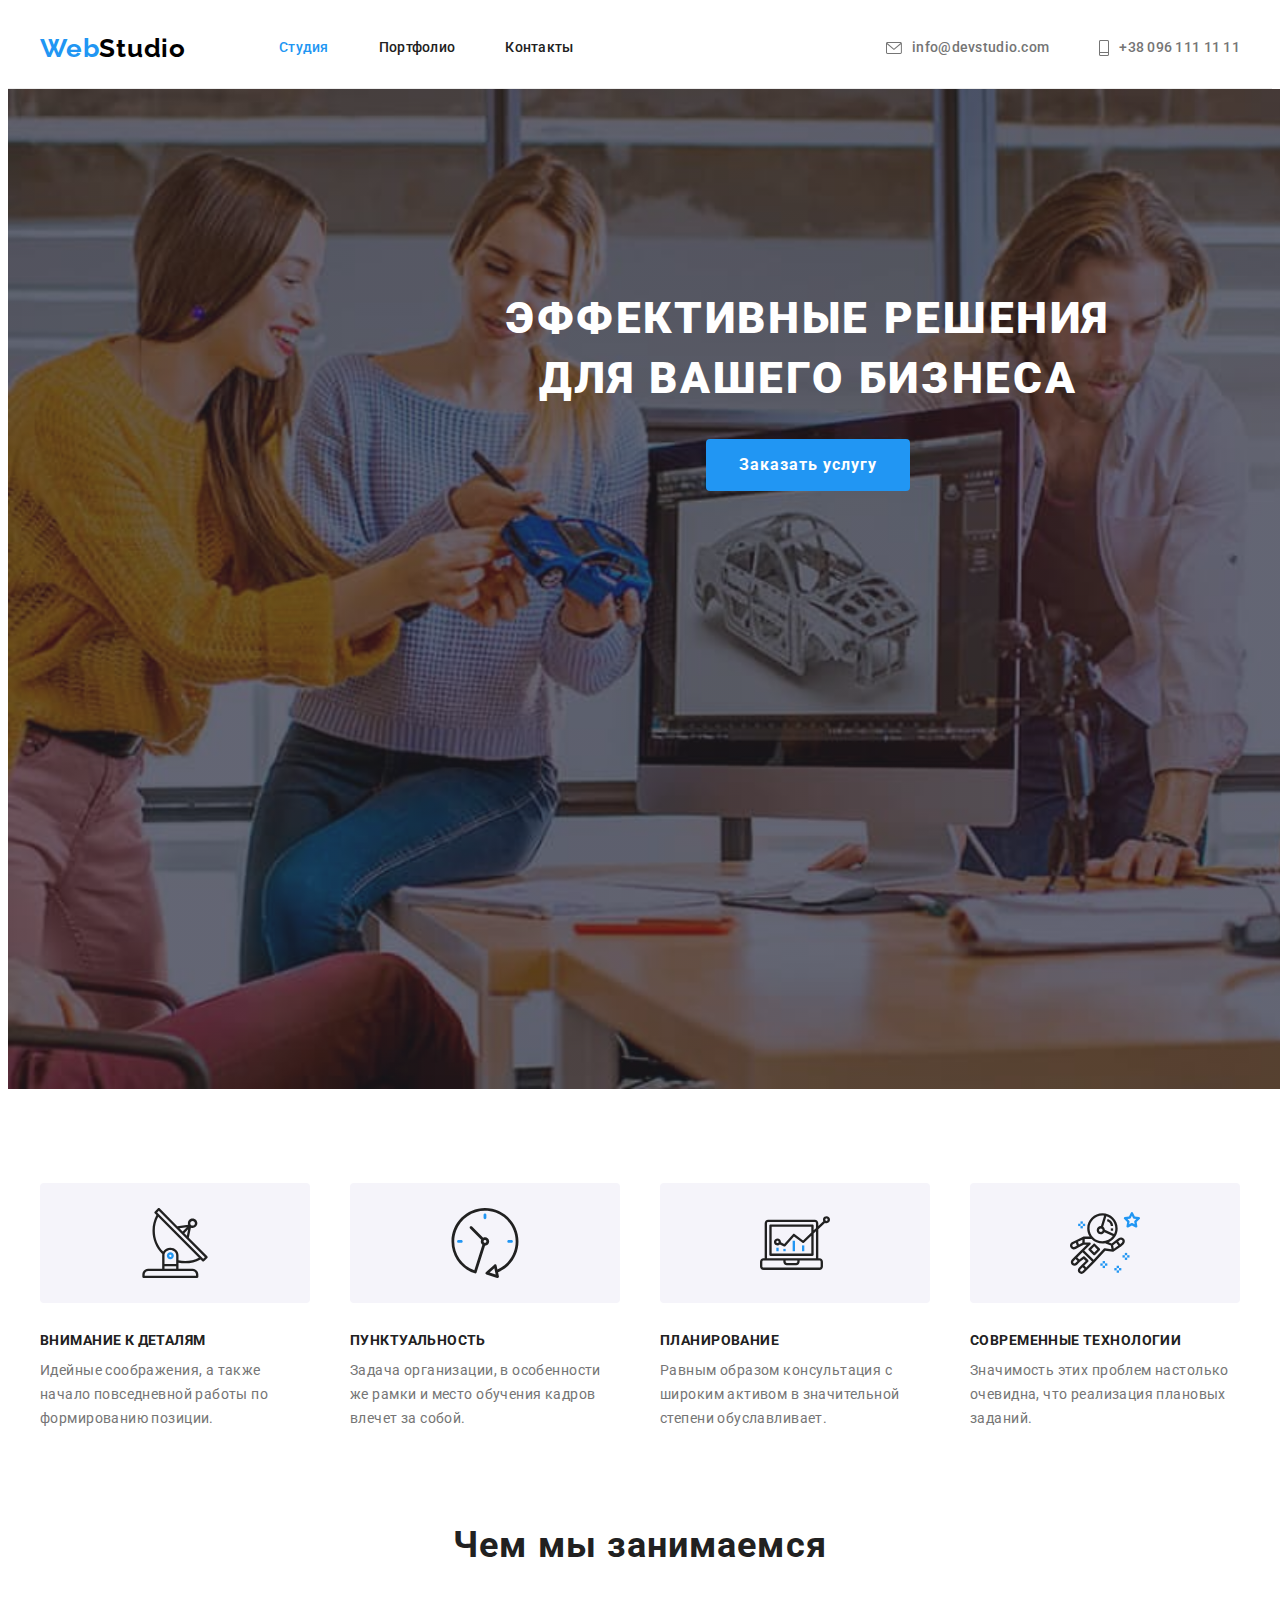
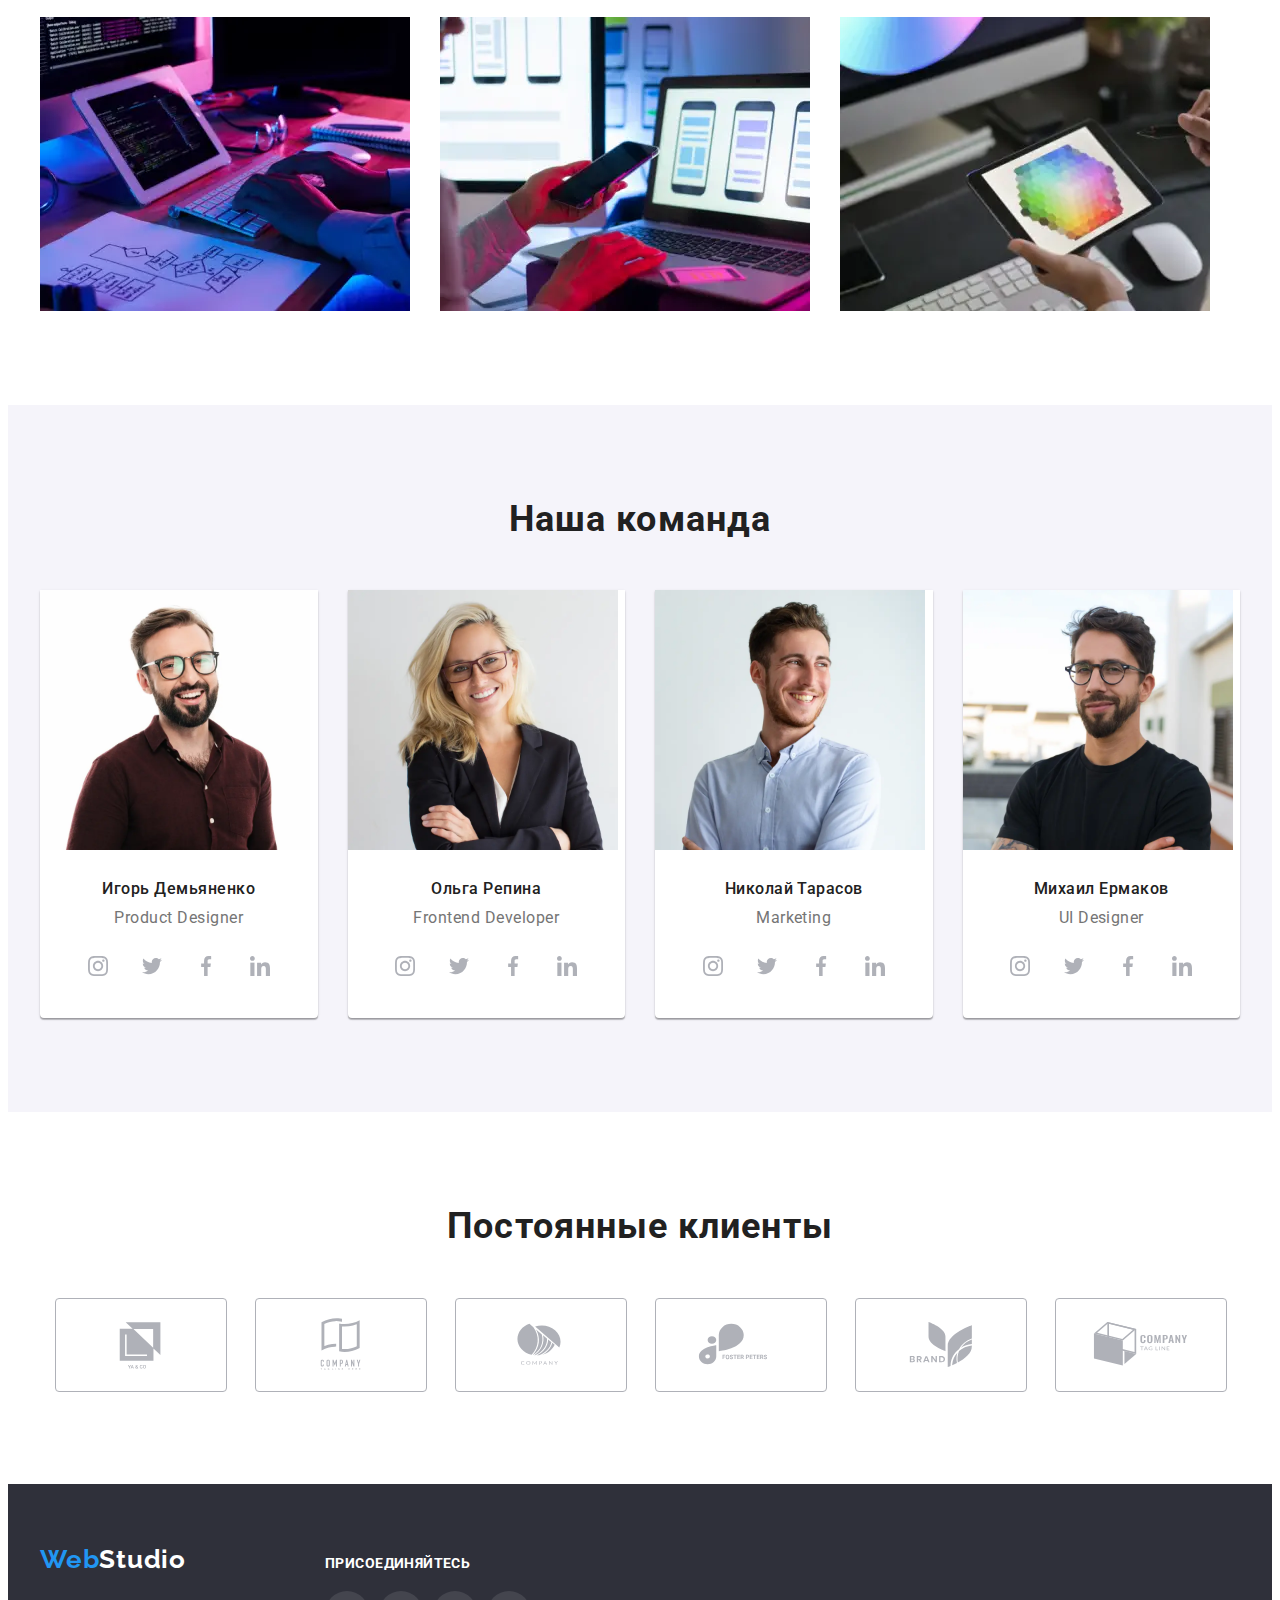
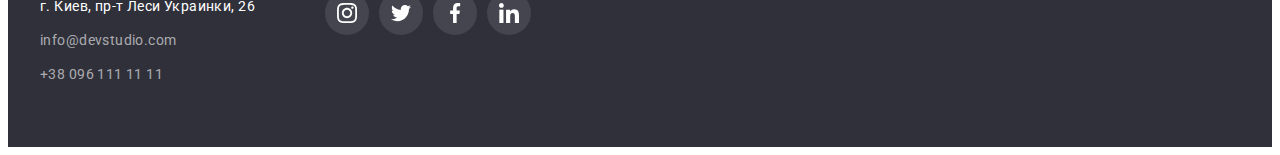
<file: index.html>
<!DOCTYPE html>
<html lang="ru">

<head>
  <meta charset="UTF-8" />
  <meta http-equiv="X-UA-Compatible" content="IE=edge" />
  <meta name="viewport" content="width=device-width, initial-scale=1.0" />
  <title>Studio</title>
  <link rel="preconnect" href="https://fonts.googleapis.com" />
  <link rel="preconnect" href="https://fonts.gstatic.com" crossorigin />
  <link href="https://fonts.googleapis.com/css2?family=Raleway:wght@700&family=Roboto:wght@400;500;700;900&display=swap"
    rel="stylesheet" />
  <link rel="stylesheet" href="https://cdnjs.cloudflare.com/ajax/libs/modern-normalize/1.1.0/modern-normalize.min.css"
    integrity="sha512-wpPYUAdjBVSE4KJnH1VR1HeZfpl1ub8YT/NKx4PuQ5NmX2tKuGu6U/JRp5y+Y8XG2tV+wKQpNHVUX03MfMFn9Q=="
    crossorigin="anonymous" referrerpolicy="no-referrer" />
  <link rel="stylesheet" href="./css/styles.css" />
</head>

<body>
  <!-- Header-->
  <header class="header">
    <div class="container">
      <!--Main Navigation-->
      <nav class="header-nav">
        <a href="./index.html" lang="en" class="header-logo link">
          <span class="logo-accent">Web</span>Studio
        </a>
        <ul class="header-list list">
          <li class="header-item">
            <a href="" class="header-link link active">Студия</a>
          </li>
          <li class="header-item">
            <a href="./portfolio.html" class="header-link link">Портфолио</a>
          </li>
          <li class="header-item">
            <a href="" class="header-link link"> Контакты</a>
          </li>
        </ul>
      </nav>
      <!-- Header Contacts-->
      <ul class="header-contacts-list list">
        <li class="header-item">
          <a href="mailto:info@devstudio.com" class="header-email link">
            <svg class="heder-mail-icon" width="16" height="12">
              <use href="./images/icons.svg#mail"></use>
            </svg>
            info@devstudio.com</a>
        </li>
        <li class="header-item">
          <a href="tel:+380961111111" class="header-tel link">
            <svg class="heder-tel-icon" width="10" height="16">
              <use href="./images/icons.svg#tel"></use>
            </svg>
            +38 096 111 11 11</a>
        </li>
      </ul>
    </div>
  </header>
  <!-- Main Content-->
  <main>
    <!-- Hero-->
    <section class="hero">

      <div class="container">
        <h1 class="hero-title">Эффективные решения для вашего бизнеса</h1>
        <button type="button" class="hero-btn">Заказать услугу</button>
      </div>

    </section>
    <!-- Features-->
    <section class="features">
      <div class="container">
        <h2 class="features-title visually-hidden">Наши особенности</h2>
        <ul class="features-list list">
          <li class="features-item">
            <div class="features-thumb">
              <svg class="features-icon" width="70" height="70">
                <use href="./images/icons.svg#antenna"></use>
              </svg>
            </div>
            <h3 class="features-subtitle">Внимание к деталям</h3>
            <p class="features-text">
              Идейные соображения, а также начало повседневной работы по формированию позиции.
            </p>
          </li>
          <li class="features-item">
            <div class="features-thumb">
              <svg class="features-icon" width="70" height="70">
                <use href="./images/icons.svg#clock"></use>
              </svg>
            </div>
            <h3 class="features-subtitle">Пунктуальность</h3>
            <p class="features-text">
              Задача организации, в особенности же рамки и место обучения кадров влечет за собой.
            </p>
          </li>
          <li class="features-item">
            <div class="features-thumb">
              <svg class="features-icon" width="70" height="70">
                <use href="./images/icons.svg#diagram"></use>
              </svg>
            </div>
            <h3 class="features-subtitle">Планирование</h3>
            <p class="features-text">
              Равным образом консультация с широким активом в значительной степени обуславливает.
            </p>
          </li>
          <li class="features-item">
            <div class="features-thumb">
              <svg class="features-icon" width="70" height="70">
                <use href="./images/icons.svg#astronaut"></use>
              </svg>
            </div>
            <h3 class="features-subtitle">Современные технологии</h3>
            <p class="features-text">
              Значимость этих проблем настолько очевидна, что реализация плановых заданий.
            </p>
          </li>
        </ul>
      </div>

    </section>
    <!-- PRODUCTS -->
    <section class="products">
      <div class="container">
        <h2 class="products-title">Чем мы занимаемся</h2>
        <ul class="products-list list">
          <li class="products-item">
            <a href="" class="products-link"><img src="./images/box1.webp" alt="Десктопные приложения"
                width="370" /></a>
          </li>
          <li class="products-item">
            <a href="" class="products-link"><img src="./images/box2.webp" alt="Мобильные приложения" width="370" /></a>
          </li>
          <li class="products-item">
            <a href="" class="products-link"><img src="./images/box3.webp" alt="Дизайнерские решения" width="370" /></a>
          </li>
        </ul>
      </div>
    </section>
    <!--  Our team-->
    <section class="team">
      <div class="container">
        <h2 class="team-title">Наша команда</h2>
        <ul class="team-list list">
          <li class="team-item">
            <img src="./images/photo1.webp" alt="Игорь Демьяненко - разработчик продукта" width="270" />
            <div class="team-title-wrap">
              <h3 class="team-subtitle">Игорь Демьяненко</h3>
              <p lang="en" class="team-text">Product Designer</p>
              <ul class="masters-soc-list list">
                <li class="masters-soc-item"><a href="" class="master-soc-link link">
                    <svg class="masters-soc-icon" width="20" height="20">
                      <use href="./images/icons.svg#instagram"></use>
                    </svg>
                  </a></li>
                <li class="masters-soc-item"><a href="" class="master-soc-link link">
                    <svg class="masters-soc-icon" width="20" height="20">
                      <use href="./images/icons.svg#twitter"></use>
                    </svg>
                  </a></li>
                <li class="masters-soc-item"><a href="" class="master-soc-link link">
                    <svg class="masters-soc-icon" width="20" height="20">
                      <use href="./images/icons.svg#facebook"></use>
                    </svg>
                  </a></li>
                <li class="masters-soc-item"><a href="" class="master-soc-link link">
                    <svg class="masters-soc-icon" width="20" height="20">
                      <use href="./images/icons.svg#linkedin"></use>
                    </svg>
                  </a></li>
              </ul>
            </div>
          </li>
          <li class="team-item">
            <img src="./images/photo2.webp" alt="Ольга Репина - фронтенд разработчик" width="270" />
            <div class="team-title-wrap">
              <h3 class="team-subtitle">Ольга Репина</h3>
              <p lang="en" class="team-text">Frontend Developer</p>
              <ul class="masters-soc-list list">
                <li class="masters-soc-item"><a href="" class="master-soc-link link">
                    <svg class="masters-soc-icon" width="20" height="20">
                      <use href="./images/icons.svg#instagram"></use>
                    </svg>
                  </a></li>
                <li class="masters-soc-item"><a href="" class="master-soc-link link">
                    <svg class="masters-soc-icon" width="20" height="20">
                      <use href="./images/icons.svg#twitter"></use>
                    </svg>
                  </a></li>
                <li class="masters-soc-item"><a href="" class="master-soc-link link">
                    <svg class="masters-soc-icon" width="20" height="20">
                      <use href="./images/icons.svg#facebook"></use>
                    </svg>
                  </a></li>
                <li class="masters-soc-item"><a href="" class="master-soc-link link">
                    <svg class="masters-soc-icon" width="20" height="20">
                      <use href="./images/icons.svg#linkedin"></use>
                    </svg>
                  </a></li>
              </ul>
            </div>
          </li>
          <li class="team-item">
            <img src="./images/photo3.webp" alt="Николай Тарасов - маркетинг менеджер" width="270" />
            <div class="team-title-wrap">
              <h3 class="team-subtitle">Николай Тарасов</h3>
              <p lang="en" class="team-text">Marketing</p>
              <ul class="masters-soc-list list">
                <li class="masters-soc-item"><a href="" class="master-soc-link link">
                    <svg class="masters-soc-icon" width="20" height="20">
                      <use href="./images/icons.svg#instagram"></use>
                    </svg>
                  </a></li>
                <li class="masters-soc-item"><a href="" class="master-soc-link link">
                    <svg class="masters-soc-icon" width="20" height="20">
                      <use href="./images/icons.svg#twitter"></use>
                    </svg>
                  </a></li>
                <li class="masters-soc-item"><a href="" class="master-soc-link link">
                    <svg class="masters-soc-icon" width="20" height="20">
                      <use href="./images/icons.svg#facebook"></use>
                    </svg>
                  </a></li>
                <li class="masters-soc-item"><a href="" class="master-soc-link link">
                    <svg class="masters-soc-icon" width="20" height="20">
                      <use href="./images/icons.svg#linkedin"></use>
                    </svg>
                  </a></li>
              </ul>
            </div>
          </li>
          <li class="team-item">
            <img src="./images/photo4.webp" alt="Михаил Ермаков - разработчик интерфейса" width="270" />
            <div class="team-title-wrap">
              <h3 class="team-subtitle">Михаил Ермаков</h3>
              <p lang="en" class="team-text">UI Designer</p>
              <ul class="masters-soc-list list">
                <li class="masters-soc-item"><a href="" class="master-soc-link link">
                    <svg class="masters-soc-icon" width="20" height="20">
                      <use href="./images/icons.svg#instagram"></use>
                    </svg>
                  </a></li>
                <li class="masters-soc-item"><a href="" class="master-soc-link link">
                    <svg class="masters-soc-icon" width="20" height="20">
                      <use href="./images/icons.svg#twitter"></use>
                    </svg>
                  </a></li>
                <li class="masters-soc-item"><a href="" class="master-soc-link link">
                    <svg class="masters-soc-icon" width="20" height="20">
                      <use href="./images/icons.svg#facebook"></use>
                    </svg>
                  </a></li>
                <li class="masters-soc-item"><a href="" class="master-soc-link link">
                    <svg class="masters-soc-icon" width="20" height="20">
                      <use href="./images/icons.svg#linkedin"></use>
                    </svg>
                  </a></li>
              </ul>
            </div>
          </li>
        </ul>
      </div>
    </section>
    <section class="clients">
      <div class="container">
        <h2 class="clients-title">Постоянные клиенты</h2>
        <ul class="clients-list list">
          <li class="clients-item">
            <a href="" class="clients-link">
              <svg class="clients-icon" width="106" height="60">
                <use href="./images/icons.svg#clients1"></use>
              </svg>
            </a>
          </li>
          <li class="clients-item">
            <a href="" class="clients-link">
              <svg class="clients-icon" width="106" height="60">
                <use href="./images/icons.svg#clients2"></use>
              </svg>
            </a>
          </li>
          <li class="clients-item">
            <a href="" class="clients-link">
              <svg class="clients-icon" width="106" height="60">
                <use href="./images/icons.svg#clients3"></use>
              </svg>
            </a>
          </li>
          <li class="clients-item">
            <a href="" class="clients-link">
              <svg class="clients-icon" width="106" height="60">
                <use href="./images/icons.svg#clients"></use>
              </svg>
            </a>
          </li>
          <li class="clients-item">
            <a href="" class="clients-link">
              <svg class="clients-icon" width="106" height="60">
                <use href="./images/icons.svg#clients5"></use>
              </svg>
            </a>
          </li>
          <li class="clients-item">
            <a href="" class="clients-link">
              <svg class="clients-icon" width="106" height="60">
                <use href="./images/icons.svg#clients6"></use>
              </svg>
            </a>
          </li>

        </ul>
      </div>
    </section>

  </main>
  <!--Footer-->
  <footer class="footer">
    <div class="container">
      <div class="footer-address-wrap">
        <a href="./index.html" lang="en" class="footer-logo link">
          <span class="logo-accent">Web</span>Studio
        </a>
        <address class="address">
          <ul class="footer-list list">
            <li class="footer-item">
              <a href="" class="footer-address link"> г. Киев, пр-т Леси Украинки, 26</a>
            </li>
            <li class="footer-item">
              <a href="mailto:info@devstudio.com" class="footer-email link">info@devstudio.com</a>
            </li>
            <li class="footer-item">
              <a href="tel:+380961111111" class="footer-tel link">+38 096 111 11 11</a>
            </li>
          </ul>
        </address>
      </div>
      <div class="footer-soc">
        <h3 class="footer-soc-title">присоединяйтесь</h3>
        <ul class="footer-soc-list list">
          <li class="footer-soc-item"><a href="" class="footer-soc-link link">
              <svg class="footer-soc-icon" width="20" height="20">
                <use href="./images/icons.svg#instagram"></use>
              </svg>
            </a></li>
          <li class="footer-soc-item"><a href="" class="footer-soc-link link">
              <svg class="footer-soc-icon" width="20" height="20">
                <use href="./images/icons.svg#twitter"></use>
              </svg>
            </a></li>
          <li class="footer-soc-item"><a href="" class="footer-soc-link link">
              <svg class="footer-soc-icon" width="20" height="20">
                <use href="./images/icons.svg#facebook"></use>
              </svg>
            </a></li>
          <li class="footer-soc-item"><a href="" class="footer-soc-link link">
              <svg class="footer-soc-icon" width="20" height="20">
                <use href="./images/icons.svg#linkedin"></use>
              </svg>
            </a></li>
        </ul>
      </div>
    </div>
  </footer>
</body>

</html>
</file>
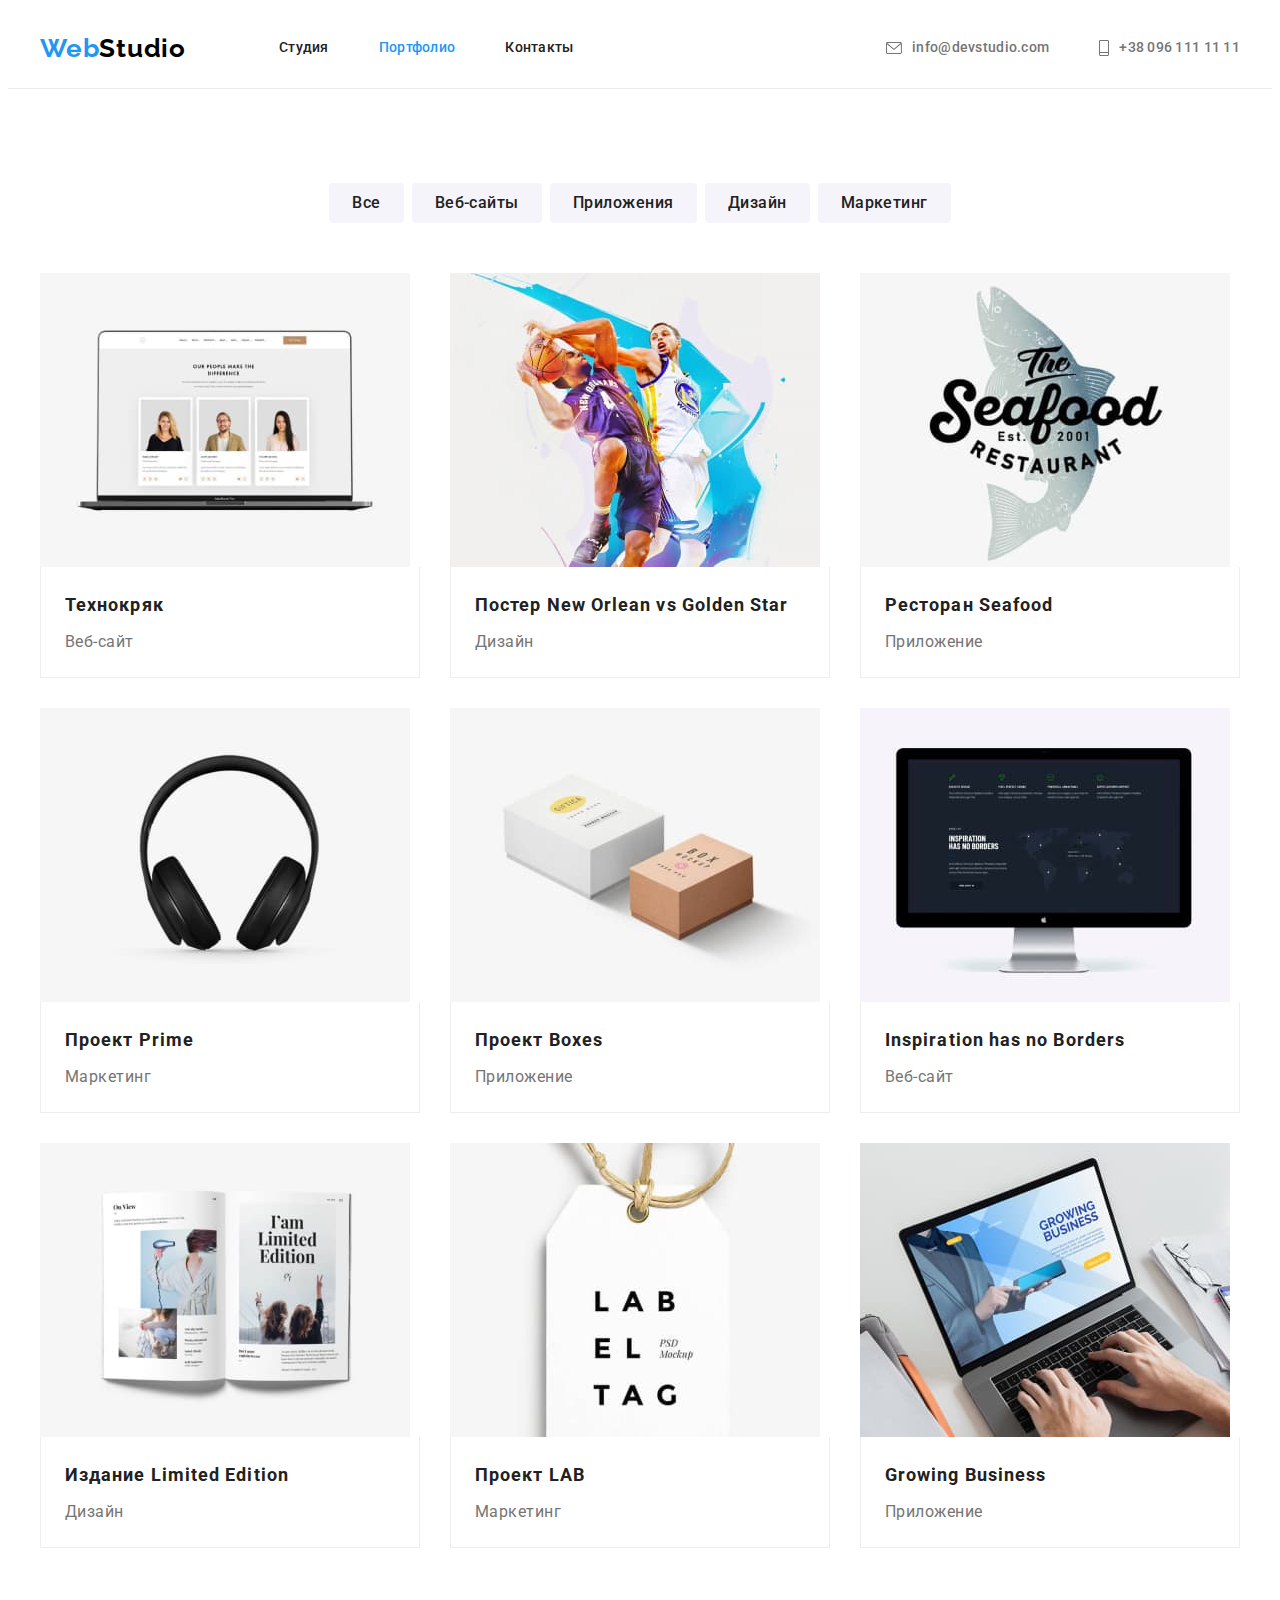
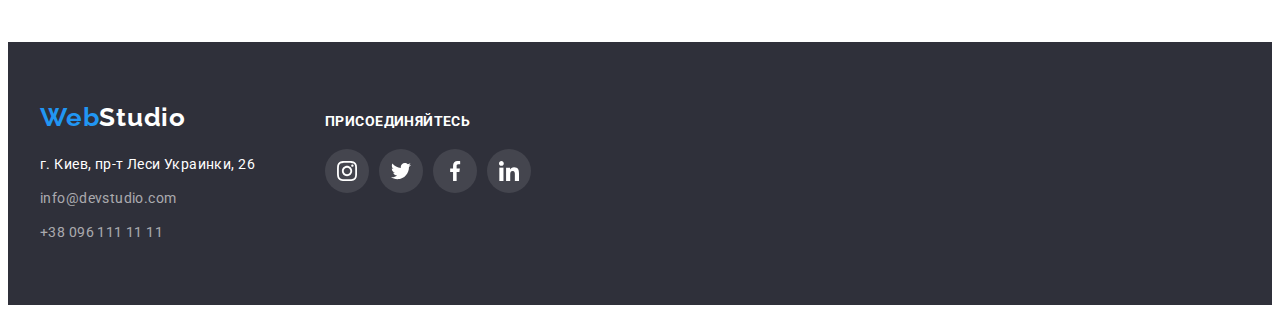
<file: portfolio.html>
<!DOCTYPE html>
<html lang="ru">

<head>
  <meta charset="UTF-8" />
  <meta http-equiv="X-UA-Compatible" content="IE=edge" />
  <meta name="viewport" content="width=device-width, initial-scale=1.0" />
  <title>Portfolio</title>
  <link rel="preconnect" href="https://fonts.googleapis.com" />
  <link rel="preconnect" href="https://fonts.gstatic.com" crossorigin />
  <link href="https://fonts.googleapis.com/css2?family=Raleway:wght@700&family=Roboto:wght@400;500;700;900&display=swap"
    rel="stylesheet" />
  <link rel="stylesheet" href="https://cdnjs.cloudflare.com/ajax/libs/modern-normalize/1.1.0/modern-normalize.min.css"
    integrity="sha512-wpPYUAdjBVSE4KJnH1VR1HeZfpl1ub8YT/NKx4PuQ5NmX2tKuGu6U/JRp5y+Y8XG2tV+wKQpNHVUX03MfMFn9Q=="
    crossorigin="anonymous" referrerpolicy="no-referrer" />
  <link rel="stylesheet" href="./css/styles.css" />
</head>

<body>
  <!-- Header-->
  <header class="header">
    <div class="container">
      <!--Main Navigation-->
      <nav class="header-nav">
        <a href="./index.html" lang="en" class="header-logo link">
          <span class="logo-accent">Web</span>Studio
        </a>
        <ul class="header-list list">
          <li class="header-item">
            <a href="./index.html" class="header-link link">Студия</a>
          </li>
          <li class="header-item">
            <a href="" class="header-link link active">Портфолио</a>
          </li>
          <li class="header-item">
            <a href="" class="header-link link"> Контакты</a>
          </li>
        </ul>
      </nav>
      <!-- Header Contacts-->
      <ul class="header-contacts-list list">
        <li class="header-item">
          <a href="mailto:info@devstudio.com" class="header-email link">
            <svg class="heder-mail-icon" width="16" height="12">
              <use href="./images/icons.svg#mail"></use>
            </svg>
            info@devstudio.com</a>
        </li>
        <li class="header-item">
          <a href="tel:+380961111111" class="header-tel link">
            <svg class="heder-tel-icon" width="10" height="16">
              <use href="./images/icons.svg#tel"></use>
            </svg>
            +38 096 111 11 11</a>
        </li>
      </ul>
    </div>
  </header>
  <!-- Main Content-->
  <main>
    <section class="portfolio">
      <div class="container">
        <h2 class="visually-hidden">Портфолио</h2>
        <ul class="portfolio-nav list">
          <li class="portfolio-item">
            <button type="button" class="portfolio-btn">Все</button>
          </li>
          <li class="portfolio-item">
            <button type="button" class="portfolio-btn">Веб-сайты</button>
          </li>
          <li class="portfolio-item">
            <button type="button" class="portfolio-btn">Приложения</button>
          </li>
          <li class="portfolio-item">
            <button type="button" class="portfolio-btn">Дизайн</button>
          </li>
          <li class="portfolio-item">
            <button type="button" class="portfolio-btn">Маркетинг</button>
          </li>
        </ul>
        <ul class="portfolio-list list">
          <li class="portfolio-item">
            <a href="" class="portfolio-link link">
              <img src="./images/technocrack.jpg" alt="Веб-сайт Технокряк" width="370" />
              <div class="portfolio-title-wrap">
                <h3 class="portfolio-subtitle">Технокряк</h3>
                <p class="portfolio-text">Веб-сайт</p>
              </div>
            </a>
          </li>
          <li class="portfolio-item">
            <a href="" class="portfolio-link link">
              <img src="./images/novsgs.jpg" alt="Постер New Orlean vs Golden Star" width="370" />
              <div class="portfolio-title-wrap">
                <h3 class="portfolio-subtitle">
                  Постер <span lang="en">New Orlean vs Golden Star</span>
                </h3>
                <p class="portfolio-text">Дизайн</p>
              </div>
            </a>
          </li>
          <li class="portfolio-item">
            <a href="" class="portfolio-link link">
              <img src="./images/seafood.jpg" alt="Ресторан Seafood" width="370" />
              <div class="portfolio-title-wrap">
                <h3 class="portfolio-subtitle">Ресторан <span lang="en">Seafood</span></h3>
                <p class="portfolio-text">Приложение</p>
              </div>
            </a>
          </li>
          <li class="portfolio-item">
            <a href="" class="portfolio-link link">
              <img src="./images/prime.jpg" alt="Проект Prime" width="370" />
              <div class="portfolio-title-wrap">
                <h3 class="portfolio-subtitle">Проект <span lang="en">Prime</span></h3>
                <p class="portfolio-text">Маркетинг</p>
              </div>
            </a>
          </li>
          <li class="portfolio-item">
            <a href="" class="portfolio-link link">
              <img src="./images/boxes.jpg" alt="Проект Boxes" width="370" />
              <div class="portfolio-title-wrap">
                <h3 class="portfolio-subtitle">Проект <span lang="en">Boxes</span></h3>
                <p class="portfolio-text">Приложение</p>
              </div>
            </a>
          </li>
          <li class="portfolio-item">
            <a href="" class="portfolio-link link">
              <img src="./images/inspiration.jpg" alt="Inspiration has no Borders" width="370" />
              <div class="portfolio-title-wrap">
                <h3 class="portfolio-subtitle" lang="en">Inspiration has no Borders</h3>
                <p class="portfolio-text">Веб-сайт</p>
              </div>
            </a>
          </li>
          <li class="portfolio-item">
            <a href="" class="portfolio-link link">
              <img src="./images/limited-edition.jpg" alt="Издание Limited Edition" width="370" />
              <div class="portfolio-title-wrap">
                <h3 class="portfolio-subtitle">Издание <span lang="en">Limited Edition</span></h3>
                <p class="portfolio-text">Дизайн</p>
              </div>
            </a>
          </li>
          <li class="portfolio-item">
            <a href="" class="portfolio-link link">
              <img src="./images/lab.jpg" alt="Проект LAB" width="370" />
              <div class="portfolio-title-wrap">
                <h3 class="portfolio-subtitle">Проект <span lang="en">LAB</span></h3>
                <p class="portfolio-text">Маркетинг</p>
              </div>
            </a>
          </li>
          <li class="portfolio-item">
            <a href="" class="portfolio-link link">
              <img src="./images/growing-business.jpg" alt="Growing Business" width="370" />
              <div class="portfolio-title-wrap">
                <h3 class="portfolio-subtitle" lang="en">Growing Business</h3>
                <p class="portfolio-text">Приложение</p>
              </div>
            </a>
          </li>
        </ul>
      </div>
    </section>
  </main>
  <!--Footer-->
  <footer class="footer">
    <div class="container">
      <div class="footer-address-wrap">
        <a href="./index.html" lang="en" class="footer-logo link">
          <span class="logo-accent">Web</span>Studio
        </a>
        <address class="address">
          <ul class="footer-list list">
            <li class="footer-item">
              <a href="" class="footer-address link"> г. Киев, пр-т Леси Украинки, 26</a>
            </li>
            <li class="footer-item">
              <a href="mailto:info@devstudio.com" class="footer-email link">info@devstudio.com</a>
            </li>
            <li class="footer-item">
              <a href="tel:+380961111111" class="footer-tel link">+38 096 111 11 11</a>
            </li>
          </ul>
        </address>
      </div>
      <div class="footer-soc">
        <h3 class="footer-soc-title">присоединяйтесь</h3>
        <ul class="footer-soc-list list">
          <li class="footer-soc-item"><a href="" class="footer-soc-link link">
              <svg class="footer-soc-icon" width="20" height="20">
                <use href="./images/icons.svg#instagram"></use>
              </svg>
            </a></li>
          <li class="footer-soc-item"><a href="" class="footer-soc-link link">
              <svg class="footer-soc-icon" width="20" height="20">
                <use href="./images/icons.svg#twitter"></use>
              </svg>
            </a></li>
          <li class="footer-soc-item"><a href="" class="footer-soc-link link">
              <svg class="footer-soc-icon" width="20" height="20">
                <use href="./images/icons.svg#facebook"></use>
              </svg>
            </a></li>
          <li class="footer-soc-item"><a href="" class="footer-soc-link link">
              <svg class="footer-soc-icon" width="20" height="20">
                <use href="./images/icons.svg#linkedin"></use>
              </svg>
            </a></li>
        </ul>
      </div>
    </div>
  </footer>
</body>

</html>
</file>
<file: css/styles.css>
:root {
    --logo-dark-color:#000000;
    --logo-light-color: #FFFFFF;;
    --header-nav-color:#212121;
    --header-contacts-color:#757575;
    --main-title-color: #ffffff;
    --second-title-color: #212121;
    --main-text-color: #757575;
    --accent-color: #2196F3;
    --main-btn-color: #2196F3;
    --second-btn-color: #F5F4FA;
    --main-bg-color: #2F303A;
    --team-card-bg: #FFFFFF;
    --footer-contacts-color: rgba(255, 255, 255, 0.6);
    --main-font: "Roboto", sans-serif;
}


/* ---------- reset styles -------------*/
p, h1, h2, h3, h4, h5, h6 {
    margin: 0;
}

ul {
    margin: 0;
    padding-left: 0;
}

button {
    cursor: pointer;
}

a {
    color: inherit;
}

img {
    display: block;
}

body {
    font-family: var(--main-font);
    color: var(--main-text-color);
}

.list {
    list-style: none;
}

.link {
    text-decoration: none;
}

a.active {
    color: var(--accent-color);
}

.visually-hidden {
    position: absolute;
    white-space: nowrap;
    width: 1px;
    height: 1px;
    overflow: hidden;
    border: 0;
    padding: 0;
    clip: rect(0, 0, 0, 0);
    clip-path: inset(50%);
    margin: -1px;
}

.container {
    width: 1200px;
    margin: 0 auto;
    padding-left: 15px;
    padding-right: 15px;

}


/*--------- HEADER STYLES --------- */
.header {
    border-bottom: 1px solid #ECECEC;
    
}
.header .container {
    display: flex;
    align-items: center;
}

.header-nav {
    display: flex;
    align-items: center;
}


.header-logo {
    font-family: 'Raleway';
    font-weight: 700;
    font-size: 26px;
    line-height: 1.19;
    letter-spacing: 0.03em;
    color: var(--logo-dark-color);
    margin-right: 93px;
    padding: 24px 0;
}

.logo-accent   {
    color:var(--accent-color);
}

.header-link,
.header-tel,
.header-email {
    font-weight: 500;
    font-size: 14px;
    line-height: 1.14;
    letter-spacing: 0.02em;
    color: var(--header-nav-color);
    display: inline-block;
    padding: 32px 0;
    
        
}

.header-tel,
.header-email {
    color: var(--header-contacts-color);
    display: flex;
    justify-content: center;
    align-items: center;
    
}

.heder-mail-icon,
.heder-tel-icon {
    margin-right: 10px;
    fill: currentColor;
}


.header-link:hover,
.header-link:focus,
.header-tel:hover,
.header-tel:focus,
.header-email:hover,
.header-email:focus {
    color: var(--accent-color);
}


.header-list, .header-contacts-list {
    display: flex;
    align-items: center;
}

.header-item:not(:last-child) {
    margin-right: 50px;
}


.header-contacts-list {
    margin-left: auto;
}



/*--------- HERO STYLES --------- */
.hero {
    background-color: var(--main-bg-color);
    width: 1600px;
        
        height: 600px;
        margin: 0 auto;
        background-image:
            linear-gradient(to right, rgba(47, 48, 58, 0.4), rgba(47, 48, 58, 0.4)),
            url(../images/herobg.jpg);
        background-repeat: no-repeat;
        background-position: center;
        background-size: cover;
        padding: 200px 0;
}

/*--- 
.hero-bg {
    width: 1600px;
    min-width: 1200px;
    height: 600px;
    margin: 0 auto;
    background-image:
        linear-gradient(to right, rgba(47, 48, 58, 0.4), rgba(47, 48, 58, 0.4)),
        url(../images/herobg.jpg);
    background-repeat: no-repeat;
    background-position: center;
    background-size: cover;

}
*/
    
.hero .container{
    text-align: center;
    
    
}

.hero-title {
    font-weight: 900;
    font-size: 44px;
    line-height: 1.36;
    letter-spacing: 0.06em;
    text-transform: uppercase;
    color:var(--main-title-color);
    max-width: 696px;
    display: block;
    margin: 0 auto;
    margin-bottom: 30px;
    
}

.hero-btn {
    font-family: inherit;
    font-weight: 700;
    font-size: 16px;
    line-height: 1.88;
    letter-spacing: 0.06em;
    color: #FFFFFF;
    background: var(--main-btn-color);
    display: block;
    min-width: 200px;
    min-height: 50px;
    padding: 10px 32px;
    border: 1px solid transparent;
    border-radius: 4px;
    margin: 0 auto;

}

.hero-btn:hover,
.hero-btn:focus {
    color: #FFFFFF;
    background: #188CE8;;  
}
 
/*--------- Features STYLES --------- */
.features {
    padding-top: 94px;
    padding-bottom: 94px;
}

.features-list {
    display: flex;
    justify-content: space-between;
}

.features-item {
    width: 270px;
}

.features-thumb {
    height: 120px;
    margin-bottom: 30px;
    display: flex;
    justify-content: center;
    align-items: center;
    background: #F5F4FA;
    border-radius: 4px;

}


.features-item + .features-item {
    margin-left: 30px;
}

.features-subtitle {
    font-weight: 700;
    font-size: 14px;
    line-height: 1.14;
    letter-spacing: 0.03em;
    text-transform: uppercase;
    color: var(--second-title-color);
    margin-bottom: 10px;
}

.features-text {
    font-size: 14px;
    line-height: 1.71;
    letter-spacing: 0.03em;
}

/*--------- Products STYLES --------- */

.products {
    padding-bottom: 94px;
}

.products-list {
    display: flex;
}

.products-item +.products-item {
    margin-left: 30px;
}

.products-title {
    font-weight: 700;
    font-size: 36px;
    line-height: 1.16;
    text-align: center;
    letter-spacing: 0.03em;
    color: var(--second-title-color);
    margin-bottom: 50px;
}

/*--------- TEAM STYLES --------- */

.team {
    background-color: #F5F4FA;
    padding-top: 94px;
    padding-bottom: 94px;
}

.team-list {
    display: flex;
    margin: -15px;
}

.team-item {
    flex-basis: calc(100% / 3 - 30px);
    margin: 15px;
    
    background-color: var(--team-card-bg);
    box-shadow: 0px 1px 3px rgba(0, 0, 0, 0.12),
     0px 1px 1px rgba(0, 0, 0, 0.14),
      0px 2px 1px rgba(0, 0, 0, 0.2);
    border-radius: 0px 0px 4px 4px;
   
}

.team-title-wrap {
    padding: 30px 0;
}



.team-title {
    font-weight: 700;
    font-size: 36px;
    line-height: 1.16;
    text-align: center;
    letter-spacing: 0.03em;
    color: var(--second-title-color);
    margin-bottom: 50px;
}


.team-subtitle {
    font-weight: 500;
    font-size: 16px;
    line-height: 1.18;
    text-align: center;
    letter-spacing: 0.03em;
    color: var(--second-title-color);
    margin-bottom: 10px;
}

.team-text {
    font-size: 16px;
    line-height: 1.18;
    text-align: center;
    letter-spacing: 0.03em;
    margin-bottom: 16px;
}

.masters-soc-list {
    display: flex;
    justify-content: center;
}

.masters-soc-item {
    width: 44px;
    height: 44px;
    margin-left: 10px;
}

.masters-soc-item:first-child {
    margin-left: 0;
}


.master-soc-link {
    display: flex;
    align-items: center;
    justify-content: center;
    width: 100%;
    height: 100%;
    border-radius: 50%;
    color: #AFB1B8;
   
}

.masters-soc-icon {
    fill: currentColor;
}

.master-soc-link:hover,
.master-soc-link:focus {
    background-color: var(--accent-color);
    color: #FFFFFF;
}


/*----------- CLIENTS ---------------*/

.clients {
    padding-top: 94px;
    padding-bottom: 94px;
    
}

.clients-title {
        font-weight: 700;
        font-size: 36px;
        line-height: 1.16;
        text-align: center;
        letter-spacing: 0.03em;
        color: var(--second-title-color);
         margin-bottom: 50px;
}

.clients-list {
    display: flex;
    justify-content: center;
}

.clients-item {
    width: 170px;
    height: 92px;
    
}

    
.clients-item:not(:last-child) {
    margin-right: 30px;
}

.clients-link {
    width: 100%;
    height: 100%;
    display: flex;
    justify-content: center;
    align-items: center;
    color: #AFB1B8;
    border: 1px solid #AFB1B8;
    border-radius: 4px;
    
}

.clients-link:hover,
.clients-link:focus {
    color: var(--accent-color);
    border: 1px solid var(--accent-color);
    outline: transparent;
}

.clients-icon {
    fill: currentColor;
}

/*--------- Footer STYLES --------- */
.footer {
    background-color: var(--main-bg-color);
    padding-top: 60px;
    padding-bottom: 60px;
}

.footer-logo {
    font-family: 'Raleway';
    font-weight: 700;
    font-size: 26px;
    line-height: 1.19;
    letter-spacing: 0.03em;
    color: var(--logo-light-color);
    margin-bottom: 20px;
    display: inline-block;
}

.footer-logo span {
    color: var(--accent-color);
}

.address {
    font-style: normal;
    font-size: 14px;
    line-height: 1.71;
    letter-spacing: 0.03em;
    
}

.footer-address-wrap {
    color: #FFFFFF;
}

.footer-item:not(:last-child) {
    margin-bottom: 10px;
}

.footer-email,
.footer-tel {
    color: var(--footer-contacts-color);
}

.footer-address:hover,
.footer-address:focus,
.footer-link:hover,
.footer-link:focus,
.footer-tel:hover,
.footer-tel:focus,
.footer-email:hover,
.footer-email:focus {
    color: var(--accent-color);
}

.footer .container {
    display: flex;
    align-items: baseline;
}

.footer-address-wrap {
    margin-right: 70px;
}

.footer-soc-title {
    font-weight: 700;
        font-size: 14px;
        line-height: 16px;
        letter-spacing: 0.03em;
        text-transform: uppercase;
        color: var(--main-title-color);
        margin-bottom: 20px;
}


.footer-soc-list {
    display: flex;
    justify-content: center;
}

.footer-soc-item {
    width: 44px;
    height: 44px;
    margin-left: 10px;
}

.footer-soc-item:first-child {
    margin-left: 0;
}


.footer-soc-link {
    display: flex;
    align-items: center;
    justify-content: center;
    width: 100%;
    height: 100%;
    border-radius: 50%;
    color: #FFFFFF;
    background: rgba(255, 255, 255, 0.1);

}

.footer-soc-icon {
    fill: currentColor;
}

.footer-soc-link:hover,
.footer-soc-link:focus {
    background-color: var(--accent-color);
    
}



/*----------------PORTFOLIO STYLES--------------*/
/*------- Portfolio navigation ----------------*/
.portfolio  {
    padding: 94px 0;
}

.portfolio-nav {
    display: flex;
    justify-content: center;
    margin-bottom: 50px;
}

.portfolio-nav .portfolio-item {
    margin-left: 8px;   
}

.portfolio-nav .portfolio-item:first-child {
    margin-left: 0;
}

.portfolio-btn{
    font-family: inherit;
    font-weight: 500;
    font-size: 16px;
    line-height: 1.62;
    text-align: center;
    letter-spacing: 0.03em;
    color: #212121;
    background-color: var(--second-btn-color);
    cursor: pointer;
    padding: 6px 22px;
    border: 1px solid transparent;
    border-radius: 4px;
}

.portfolio-btn:hover,
.portfolio-btn:focus {
    color: #ffffff;
    background-color: var(--main-btn-color);
    box-shadow: 0px 3px 1px rgba(0, 0, 0, 0.1), 0px 1px 2px rgba(0, 0, 0, 0.08), 0px 2px 2px rgba(0, 0, 0, 0.12);
}

/*------- Portfolio gallery ----------------*/
.portfolio-list {
    display: flex;
    flex-wrap: wrap;
    margin: -15px;
   
}

.portfolio-list .portfolio-item {
    flex-basis: calc(100% / 3 - 30px);
    margin: 15px;
    
}


.portfolio-link {
    display: block;
}

.portfolio-link:hover,
.portfolio-link:focus {
box-shadow: 0px 1px 1px rgba(0, 0, 0, 0.12),
0px 4px 4px rgba(0, 0, 0, 0.06),
1px 4px 6px rgba(0, 0, 0, 0.16);
outline: transparent;
}
.portfolio-title-wrap {
    padding: 20px 24px;
    border-bottom: 1px solid #EEEEEE;
    border-left: 1px solid #EEEEEE;
    border-right: 1px solid #EEEEEE;
    
}

.portfolio-subtitle {
    font-weight: 700;
    font-size: 18px;
    line-height: 2;
    letter-spacing: 0.06em;
    color: var(--second-title-color);
    margin-bottom: 4px;
}

.portfolio-text {
    font-size: 16px;
    line-height: 1.88;
    letter-spacing: 0.03em;
}
</file>
